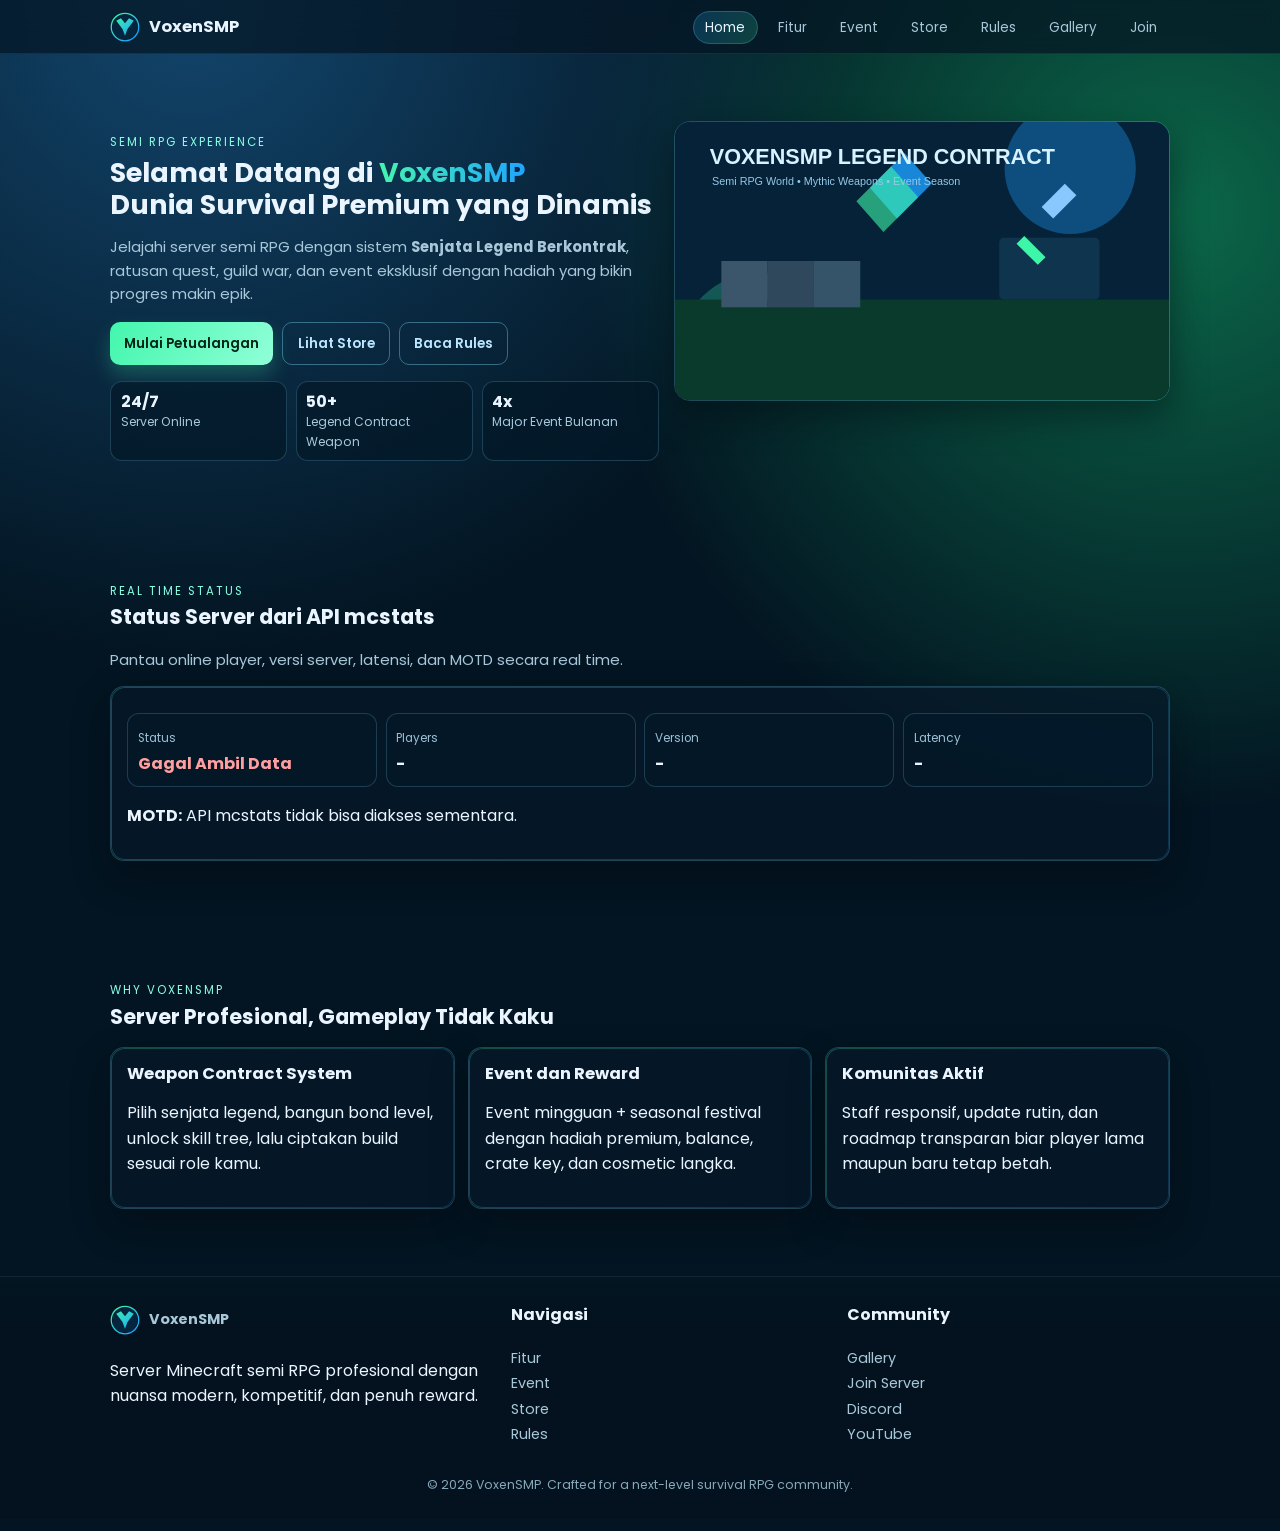
<file: index.html>
<!doctype html>
<html lang="id">
  <head>
    <meta charset="UTF-8" />
    <meta name="viewport" content="width=device-width, initial-scale=1.0" />

    <title>VoxenSMP | Semi RPG Survival Server</title>

    <!-- Favicon -->
    <link rel="icon" type="image/png" href="assets/images/logo-voxen.svg" />
    <link rel="shortcut icon" href="assets/images/logo-voxen.svg" />
    <link rel="apple-touch-icon" href="assets/images/logo-voxen.svg" />

    <meta
      name="description"
      content="VoxenSMP adalah server semi RPG dengan sistem senjata legend berkontrak, event rutin, dan hadiah menarik."
    />

    <link rel="preconnect" href="https://fonts.googleapis.com" />
    <link rel="preconnect" href="https://fonts.gstatic.com" crossorigin />

    <link
      href="https://fonts.googleapis.com/css2?family=Poppins:wght@300;400;500;600;700;800&display=swap"
      rel="stylesheet"
    />

    <link rel="stylesheet" href="assets/styles.css" />
  </head>

  <body>
    <div class="bg-orb orb-a"></div>
    <div class="bg-orb orb-b"></div>

    <header class="site-header glass">
      <div class="container nav-wrap">
        <a class="brand" href="index.html">
          <img
            class="brand-logo"
            src="assets/images/logo-voxen.svg"
            alt="Logo VoxenSMP"
          />
          VoxenSMP
        </a>

        <button class="menu-toggle" aria-label="Buka menu">
          ☰
        </button>

        <nav>
          <ul class="nav-list">
            <li><a class="active" href="index.html">Home</a></li>
            <li><a href="fitur.html">Fitur</a></li>
            <li><a href="event.html">Event</a></li>
            <li><a href="store.html">Store</a></li>
            <li><a href="rules.html">Rules</a></li>
            <li><a href="gallery.html">Gallery</a></li>
            <li><a href="join.html">Join</a></li>
          </ul>
        </nav>
      </div>
    </header>

    <main>
      <section class="section">
        <div class="container hero-grid">
          <div class="reveal">
            <p class="kicker">Semi RPG Experience</p>

            <h1>
              Selamat Datang di <span>VoxenSMP</span><br />
              Dunia Survival Premium yang Dinamis
            </h1>

            <p class="lead">
              Jelajahi server semi RPG dengan sistem
              <strong>Senjata Legend Berkontrak</strong>,
              ratusan quest, guild war, dan event eksklusif
              dengan hadiah yang bikin progres makin epik.
            </p>

            <div class="hero-actions">
              <a class="btn btn-primary" href="join.html">
                Mulai Petualangan
              </a>

              <a class="btn btn-outline" href="store.html">
                Lihat Store
              </a>

              <a class="btn btn-outline" href="rules.html">
                Baca Rules
              </a>
            </div>

            <div class="stats">
              <article>
                <h3>24/7</h3>
                <p>Server Online</p>
              </article>

              <article>
                <h3>50+</h3>
                <p>Legend Contract Weapon</p>
              </article>

              <article>
                <h3>4x</h3>
                <p>Major Event Bulanan</p>
              </article>
            </div>
          </div>

          <div class="hero-media reveal">
            <img
              src="assets/images/hero-rpg.svg"
              alt="Ilustrasi dunia Minecraft semi RPG VoxenSMP"
            />
          </div>
        </div>
      </section>

      <section class="section">
        <div class="container">
          <div class="section-head reveal">
            <p class="kicker">Real Time Status</p>

            <h2>Status Server dari API mcstats</h2>

            <p class="lead">
              Pantau online player, versi server,
              latensi, dan MOTD secara real time.
            </p>
          </div>

          <article
            class="card reveal"
            data-server-host="voxensmp.xyz"
          >
            <div class="status-grid">
              <div class="status-item">
                <small>Status</small>
                <span class="status-value" data-status-online>
                  Memuat...
                </span>
              </div>

              <div class="status-item">
                <small>Players</small>
                <span class="status-value" data-status-players>
                  -
                </span>
              </div>

              <div class="status-item">
                <small>Version</small>
                <span class="status-value" data-status-version>
                  -
                </span>
              </div>

              <div class="status-item">
                <small>Latency</small>
                <span class="status-value" data-status-latency>
                  -
                </span>
              </div>
            </div>

            <p>
              <strong>MOTD:</strong>
              <span data-status-motd>
                Memuat deskripsi server...
              </span>
            </p>
          </article>
        </div>
      </section>

      <section class="section">
        <div class="container">
          <div class="section-head reveal">
            <p class="kicker">Why VoxenSMP</p>

            <h2>
              Server Profesional, Gameplay Tidak Kaku
            </h2>
          </div>

          <div class="feature-grid">
            <article class="card reveal">
              <h3>Weapon Contract System</h3>

              <p>
                Pilih senjata legend, bangun bond level,
                unlock skill tree, lalu ciptakan build
                sesuai role kamu.
              </p>
            </article>

            <article class="card reveal">
              <h3>Event dan Reward</h3>

              <p>
                Event mingguan + seasonal festival
                dengan hadiah premium, balance,
                crate key, dan cosmetic langka.
              </p>
            </article>

            <article class="card reveal">
              <h3>Komunitas Aktif</h3>

              <p>
                Staff responsif, update rutin,
                dan roadmap transparan biar player
                lama maupun baru tetap betah.
              </p>
            </article>
          </div>
        </div>
      </section>
    </main>

    <footer class="site-footer">
      <div class="container footer-grid">
        <div>
          <a class="brand" href="index.html">
            <img
              class="brand-logo"
              src="assets/images/logo-voxen.svg"
              alt="Logo VoxenSMP"
            />
            VoxenSMP
          </a>

          <p>
            Server Minecraft semi RPG profesional
            dengan nuansa modern, kompetitif,
            dan penuh reward.
          </p>
        </div>

        <div>
          <h4>Navigasi</h4>

          <ul>
            <li><a href="fitur.html">Fitur</a></li>
            <li><a href="event.html">Event</a></li>
            <li><a href="store.html">Store</a></li>
            <li><a href="rules.html">Rules</a></li>
          </ul>
        </div>

        <div>
          <h4>Community</h4>

          <ul>
            <li><a href="gallery.html">Gallery</a></li>
            <li><a href="join.html">Join Server</a></li>
            <li><a href="#">Discord</a></li>
            <li><a href="#">YouTube</a></li>
          </ul>
        </div>
      </div>

      <p class="copyright">
        © 2026 VoxenSMP.
        Crafted for a next-level survival RPG community.
      </p>
    </footer>

    <script src="assets/script.js"></script>
  </body>
</html>
</file>
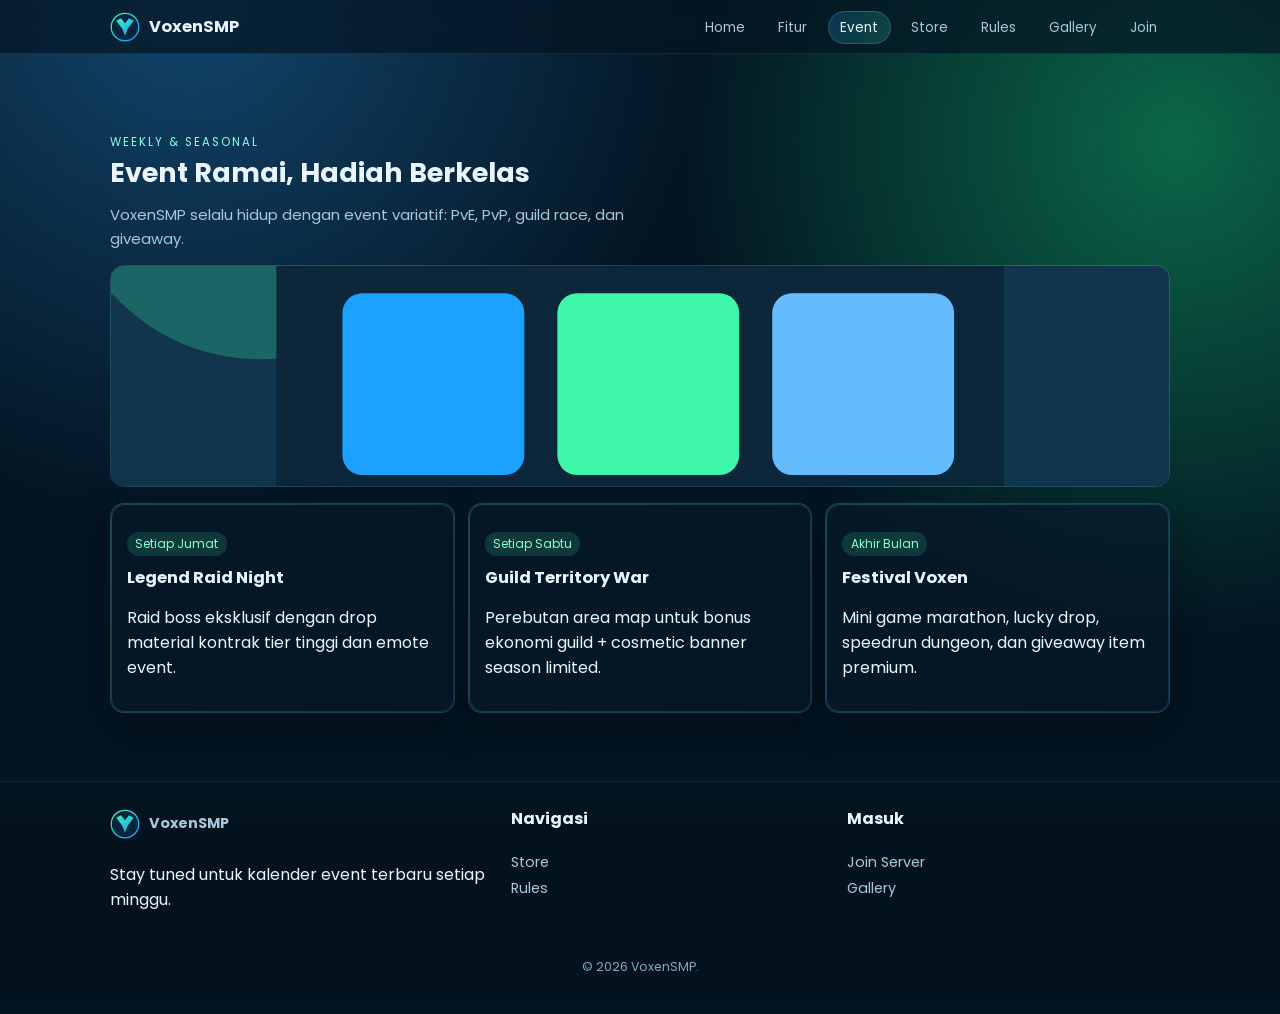
<file: event.html>
<!doctype html>
<html lang="id">
  <head>
    <meta charset="UTF-8" /><meta name="viewport" content="width=device-width, initial-scale=1.0" />
    <title>Event VoxenSMP | Banyak Event & Hadiah Menarik</title>
    <link rel="preconnect" href="https://fonts.googleapis.com" /><link rel="preconnect" href="https://fonts.gstatic.com" crossorigin />
    <link href="https://fonts.googleapis.com/css2?family=Poppins:wght@300;400;500;600;700;800&display=swap" rel="stylesheet" />
    <link rel="stylesheet" href="assets/styles.css" />
  </head>
  <body>
    <div class="bg-orb orb-a"></div><div class="bg-orb orb-b"></div>
    <header class="site-header glass"><div class="container nav-wrap"><a class="brand" href="index.html"><img class="brand-logo" src="assets/images/logo-voxen.svg" alt="Logo VoxenSMP" /> VoxenSMP</a><button class="menu-toggle" aria-label="Buka menu">☰</button><nav><ul class="nav-list"><li><a href="index.html">Home</a></li><li><a href="fitur.html">Fitur</a></li><li><a class="active" href="event.html">Event</a></li><li><a href="store.html">Store</a></li><li><a href="rules.html">Rules</a></li><li><a href="gallery.html">Gallery</a></li><li><a href="join.html">Join</a></li></ul></nav></div></header>

    <main class="section">
      <div class="container">
        <div class="section-head reveal"><p class="kicker">Weekly & Seasonal</p><h1>Event Ramai, Hadiah Berkelas</h1><p class="lead">VoxenSMP selalu hidup dengan event variatif: PvE, PvP, guild race, dan giveaway.</p></div>
        <div class="page-banner reveal"><img src="assets/images/card-event.svg" alt="Ilustrasi kalender event server" /></div>
        <div class="timeline" style="margin-top: 1rem;">
          <article class="card reveal"><p class="chip">Setiap Jumat</p><h3>Legend Raid Night</h3><p>Raid boss eksklusif dengan drop material kontrak tier tinggi dan emote event.</p></article>
          <article class="card reveal"><p class="chip">Setiap Sabtu</p><h3>Guild Territory War</h3><p>Perebutan area map untuk bonus ekonomi guild + cosmetic banner season limited.</p></article>
          <article class="card reveal"><p class="chip">Akhir Bulan</p><h3>Festival Voxen</h3><p>Mini game marathon, lucky drop, speedrun dungeon, dan giveaway item premium.</p></article>
        </div>
      </div>
    </main>

    <footer class="site-footer"><div class="container footer-grid"><div><a class="brand" href="index.html"><img class="brand-logo" src="assets/images/logo-voxen.svg" alt="Logo VoxenSMP" /> VoxenSMP</a><p>Stay tuned untuk kalender event terbaru setiap minggu.</p></div><div><h4>Navigasi</h4><ul><li><a href="store.html">Store</a></li><li><a href="rules.html">Rules</a></li></ul></div><div><h4>Masuk</h4><ul><li><a href="join.html">Join Server</a></li><li><a href="gallery.html">Gallery</a></li></ul></div></div><p class="copyright">© 2026 VoxenSMP.</p></footer>
    <script src="assets/script.js"></script>
  </body>
</html>
</file>
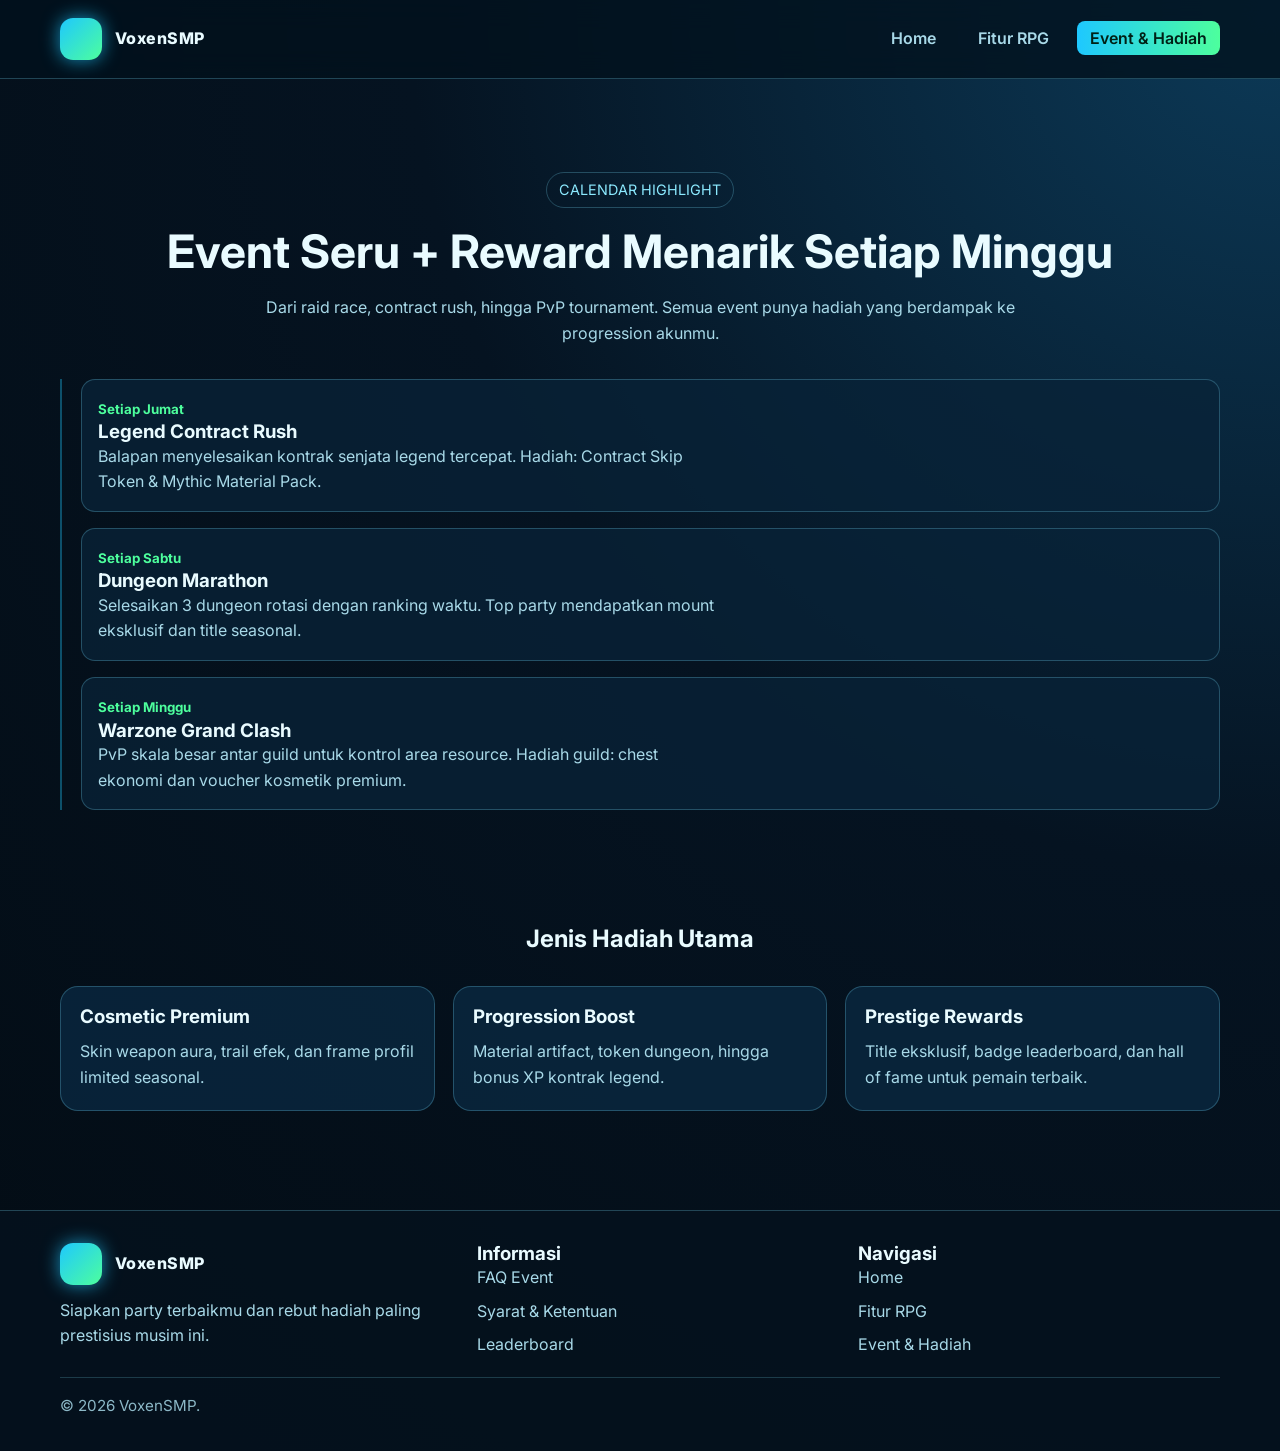
<file: events.html>
<!doctype html>
<html lang="id">
  <head>
    <meta charset="UTF-8" />
    <meta name="viewport" content="width=device-width, initial-scale=1.0" />
    <title>Event & Hadiah | VoxenSMP</title>
    <link rel="preconnect" href="https://fonts.googleapis.com" />
    <link rel="preconnect" href="https://fonts.gstatic.com" crossorigin />
    <link href="https://fonts.googleapis.com/css2?family=Inter:wght@400;600;700;800&display=swap" rel="stylesheet" />
    <link rel="stylesheet" href="assets/css/style.css" />
  </head>
  <body>
    <header>
      <div class="container navbar">
        <a class="brand" href="index.html"><span class="brand-glow"></span>VoxenSMP</a>
        <ul class="nav-links">
          <li><a href="index.html">Home</a></li>
          <li><a href="features.html">Fitur RPG</a></li>
          <li><a class="active" href="events.html">Event & Hadiah</a></li>
        </ul>
      </div>
    </header>

    <main>
      <section class="hero">
        <span class="floating-orb orb-a"></span>
        <span class="floating-orb orb-b"></span>
        <div class="container">
          <div class="section-head reveal">
            <span class="tag">CALENDAR HIGHLIGHT</span>
            <h1>Event Seru + Reward Menarik Setiap Minggu</h1>
            <p>Dari raid race, contract rush, hingga PvP tournament. Semua event punya hadiah yang berdampak ke progression akunmu.</p>
          </div>
          <div class="timeline reveal">
            <article class="timeline-item">
              <small>Setiap Jumat</small>
              <h3>Legend Contract Rush</h3>
              <p>Balapan menyelesaikan kontrak senjata legend tercepat. Hadiah: Contract Skip Token & Mythic Material Pack.</p>
            </article>
            <article class="timeline-item">
              <small>Setiap Sabtu</small>
              <h3>Dungeon Marathon</h3>
              <p>Selesaikan 3 dungeon rotasi dengan ranking waktu. Top party mendapatkan mount eksklusif dan title seasonal.</p>
            </article>
            <article class="timeline-item">
              <small>Setiap Minggu</small>
              <h3>Warzone Grand Clash</h3>
              <p>PvP skala besar antar guild untuk kontrol area resource. Hadiah guild: chest ekonomi dan voucher kosmetik premium.</p>
            </article>
          </div>
        </div>
      </section>

      <section>
        <div class="container">
          <div class="section-head reveal">
            <h2>Jenis Hadiah Utama</h2>
          </div>
          <div class="card-grid">
            <article class="card reveal">
              <h3>Cosmetic Premium</h3>
              <p>Skin weapon aura, trail efek, dan frame profil limited seasonal.</p>
            </article>
            <article class="card reveal">
              <h3>Progression Boost</h3>
              <p>Material artifact, token dungeon, hingga bonus XP kontrak legend.</p>
            </article>
            <article class="card reveal">
              <h3>Prestige Rewards</h3>
              <p>Title eksklusif, badge leaderboard, dan hall of fame untuk pemain terbaik.</p>
            </article>
          </div>
        </div>
      </section>
    </main>

    <footer>
      <div class="container">
        <div class="footer-grid">
          <div>
            <a class="brand" href="index.html"><span class="brand-glow"></span>VoxenSMP</a>
            <p style="margin-top:0.8rem;color:var(--muted);">Siapkan party terbaikmu dan rebut hadiah paling prestisius musim ini.</p>
          </div>
          <div>
            <h3>Informasi</h3>
            <ul class="footer-links">
              <li><a href="#">FAQ Event</a></li>
              <li><a href="#">Syarat & Ketentuan</a></li>
              <li><a href="#">Leaderboard</a></li>
            </ul>
          </div>
          <div>
            <h3>Navigasi</h3>
            <ul class="footer-links">
              <li><a href="index.html">Home</a></li>
              <li><a href="features.html">Fitur RPG</a></li>
              <li><a href="events.html">Event & Hadiah</a></li>
            </ul>
          </div>
        </div>
        <p class="copy">© <span id="year"></span> VoxenSMP.</p>
      </div>
    </footer>

    <script src="assets/js/main.js"></script>
  </body>
</html>
</file>
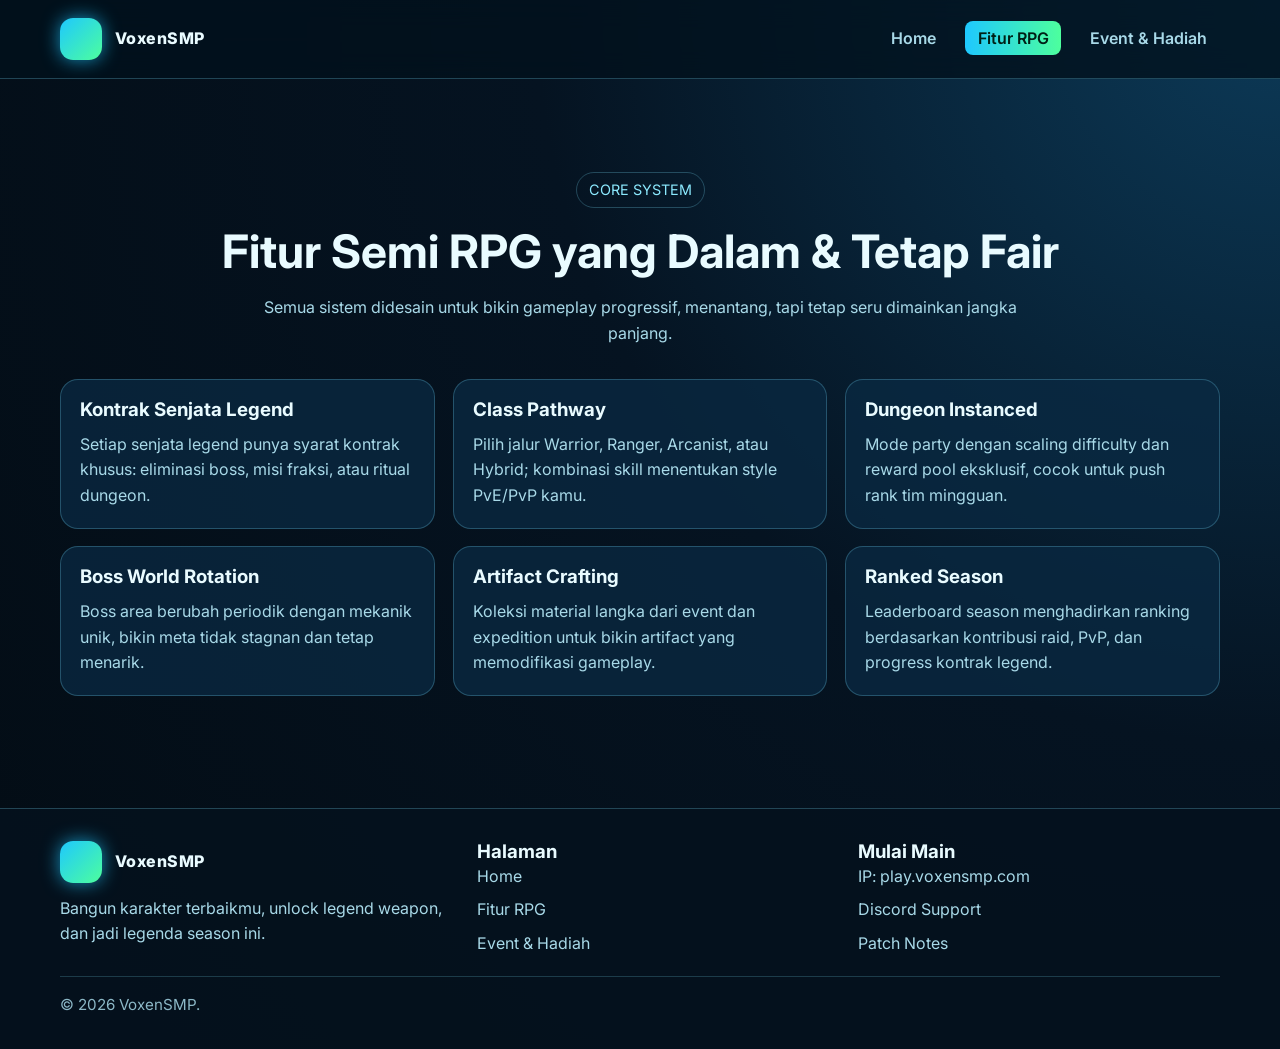
<file: features.html>
<!doctype html>
<html lang="id">
  <head>
    <meta charset="UTF-8" />
    <meta name="viewport" content="width=device-width, initial-scale=1.0" />
    <title>Fitur RPG | VoxenSMP</title>
    <link rel="preconnect" href="https://fonts.googleapis.com" />
    <link rel="preconnect" href="https://fonts.gstatic.com" crossorigin />
    <link href="https://fonts.googleapis.com/css2?family=Inter:wght@400;600;700;800&display=swap" rel="stylesheet" />
    <link rel="stylesheet" href="assets/css/style.css" />
  </head>
  <body>
    <header>
      <div class="container navbar">
        <a class="brand" href="index.html"><span class="brand-glow"></span>VoxenSMP</a>
        <ul class="nav-links">
          <li><a href="index.html">Home</a></li>
          <li><a class="active" href="features.html">Fitur RPG</a></li>
          <li><a href="events.html">Event & Hadiah</a></li>
        </ul>
      </div>
    </header>

    <main>
      <section class="hero">
        <span class="floating-orb orb-a"></span>
        <span class="floating-orb orb-b"></span>
        <div class="container">
          <div class="section-head reveal">
            <span class="tag">CORE SYSTEM</span>
            <h1>Fitur Semi RPG yang Dalam & Tetap Fair</h1>
            <p>Semua sistem didesain untuk bikin gameplay progressif, menantang, tapi tetap seru dimainkan jangka panjang.</p>
          </div>
          <div class="card-grid">
            <article class="card reveal">
              <h3>Kontrak Senjata Legend</h3>
              <p>Setiap senjata legend punya syarat kontrak khusus: eliminasi boss, misi fraksi, atau ritual dungeon.</p>
            </article>
            <article class="card reveal">
              <h3>Class Pathway</h3>
              <p>Pilih jalur Warrior, Ranger, Arcanist, atau Hybrid; kombinasi skill menentukan style PvE/PvP kamu.</p>
            </article>
            <article class="card reveal">
              <h3>Dungeon Instanced</h3>
              <p>Mode party dengan scaling difficulty dan reward pool eksklusif, cocok untuk push rank tim mingguan.</p>
            </article>
            <article class="card reveal">
              <h3>Boss World Rotation</h3>
              <p>Boss area berubah periodik dengan mekanik unik, bikin meta tidak stagnan dan tetap menarik.</p>
            </article>
            <article class="card reveal">
              <h3>Artifact Crafting</h3>
              <p>Koleksi material langka dari event dan expedition untuk bikin artifact yang memodifikasi gameplay.</p>
            </article>
            <article class="card reveal">
              <h3>Ranked Season</h3>
              <p>Leaderboard season menghadirkan ranking berdasarkan kontribusi raid, PvP, dan progress kontrak legend.</p>
            </article>
          </div>
        </div>
      </section>
    </main>

    <footer>
      <div class="container">
        <div class="footer-grid">
          <div>
            <a class="brand" href="index.html"><span class="brand-glow"></span>VoxenSMP</a>
            <p style="margin-top:0.8rem;color:var(--muted);">Bangun karakter terbaikmu, unlock legend weapon, dan jadi legenda season ini.</p>
          </div>
          <div>
            <h3>Halaman</h3>
            <ul class="footer-links">
              <li><a href="index.html">Home</a></li>
              <li><a href="features.html">Fitur RPG</a></li>
              <li><a href="events.html">Event & Hadiah</a></li>
            </ul>
          </div>
          <div>
            <h3>Mulai Main</h3>
            <ul class="footer-links">
              <li><a href="#">IP: play.voxensmp.com</a></li>
              <li><a href="#">Discord Support</a></li>
              <li><a href="#">Patch Notes</a></li>
            </ul>
          </div>
        </div>
        <p class="copy">© <span id="year"></span> VoxenSMP.</p>
      </div>
    </footer>

    <script src="assets/js/main.js"></script>
  </body>
</html>
</file>
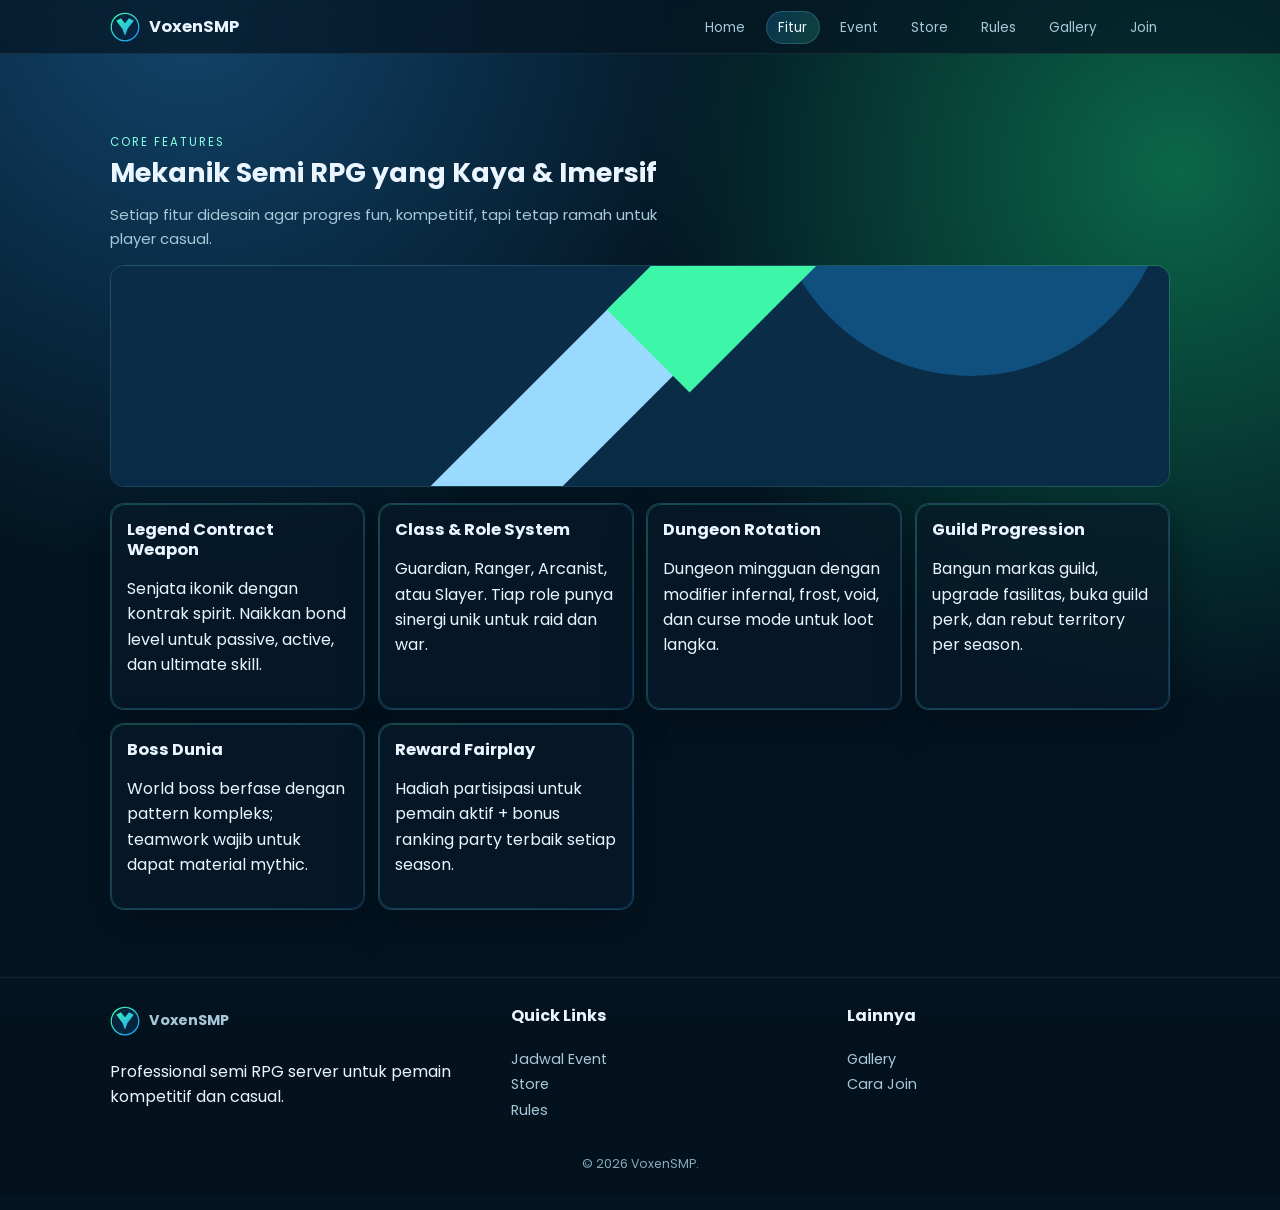
<file: fitur.html>
<!doctype html>
<html lang="id">
  <head>
    <meta charset="UTF-8" />
    <meta name="viewport" content="width=device-width, initial-scale=1.0" />
    <title>Fitur VoxenSMP | Legend Contract & Semi RPG</title>
    <link rel="preconnect" href="https://fonts.googleapis.com" />
    <link rel="preconnect" href="https://fonts.gstatic.com" crossorigin />
    <link href="https://fonts.googleapis.com/css2?family=Poppins:wght@300;400;500;600;700;800&display=swap" rel="stylesheet" />
    <link rel="stylesheet" href="assets/styles.css" />
  </head>
  <body>
    <div class="bg-orb orb-a"></div><div class="bg-orb orb-b"></div>
    <header class="site-header glass"><div class="container nav-wrap"><a class="brand" href="index.html"><img class="brand-logo" src="assets/images/logo-voxen.svg" alt="Logo VoxenSMP" /> VoxenSMP</a><button class="menu-toggle" aria-label="Buka menu">☰</button><nav><ul class="nav-list"><li><a href="index.html">Home</a></li><li><a class="active" href="fitur.html">Fitur</a></li><li><a href="event.html">Event</a></li><li><a href="store.html">Store</a></li><li><a href="rules.html">Rules</a></li><li><a href="gallery.html">Gallery</a></li><li><a href="join.html">Join</a></li></ul></nav></div></header>

    <main class="section">
      <div class="container">
        <div class="section-head reveal"><p class="kicker">Core Features</p><h1>Mekanik Semi RPG yang Kaya & Imersif</h1><p class="lead">Setiap fitur didesain agar progres fun, kompetitif, tapi tetap ramah untuk player casual.</p></div>
        <div class="page-banner reveal"><img src="assets/images/card-weapon.svg" alt="Ilustrasi senjata legend kontrak" /></div>
        <div class="feature-grid" style="margin-top: 1rem;">
          <article class="card reveal"><h3>Legend Contract Weapon</h3><p>Senjata ikonik dengan kontrak spirit. Naikkan bond level untuk passive, active, dan ultimate skill.</p></article>
          <article class="card reveal"><h3>Class & Role System</h3><p>Guardian, Ranger, Arcanist, atau Slayer. Tiap role punya sinergi unik untuk raid dan war.</p></article>
          <article class="card reveal"><h3>Dungeon Rotation</h3><p>Dungeon mingguan dengan modifier infernal, frost, void, dan curse mode untuk loot langka.</p></article>
          <article class="card reveal"><h3>Guild Progression</h3><p>Bangun markas guild, upgrade fasilitas, buka guild perk, dan rebut territory per season.</p></article>
          <article class="card reveal"><h3>Boss Dunia</h3><p>World boss berfase dengan pattern kompleks; teamwork wajib untuk dapat material mythic.</p></article>
          <article class="card reveal"><h3>Reward Fairplay</h3><p>Hadiah partisipasi untuk pemain aktif + bonus ranking party terbaik setiap season.</p></article>
        </div>
      </div>
    </main>

    <footer class="site-footer"><div class="container footer-grid"><div><a class="brand" href="index.html"><img class="brand-logo" src="assets/images/logo-voxen.svg" alt="Logo VoxenSMP" /> VoxenSMP</a><p>Professional semi RPG server untuk pemain kompetitif dan casual.</p></div><div><h4>Quick Links</h4><ul><li><a href="event.html">Jadwal Event</a></li><li><a href="store.html">Store</a></li><li><a href="rules.html">Rules</a></li></ul></div><div><h4>Lainnya</h4><ul><li><a href="gallery.html">Gallery</a></li><li><a href="join.html">Cara Join</a></li></ul></div></div><p class="copyright">© 2026 VoxenSMP.</p></footer>
    <script src="assets/script.js"></script>
  </body>
</html>
</file>
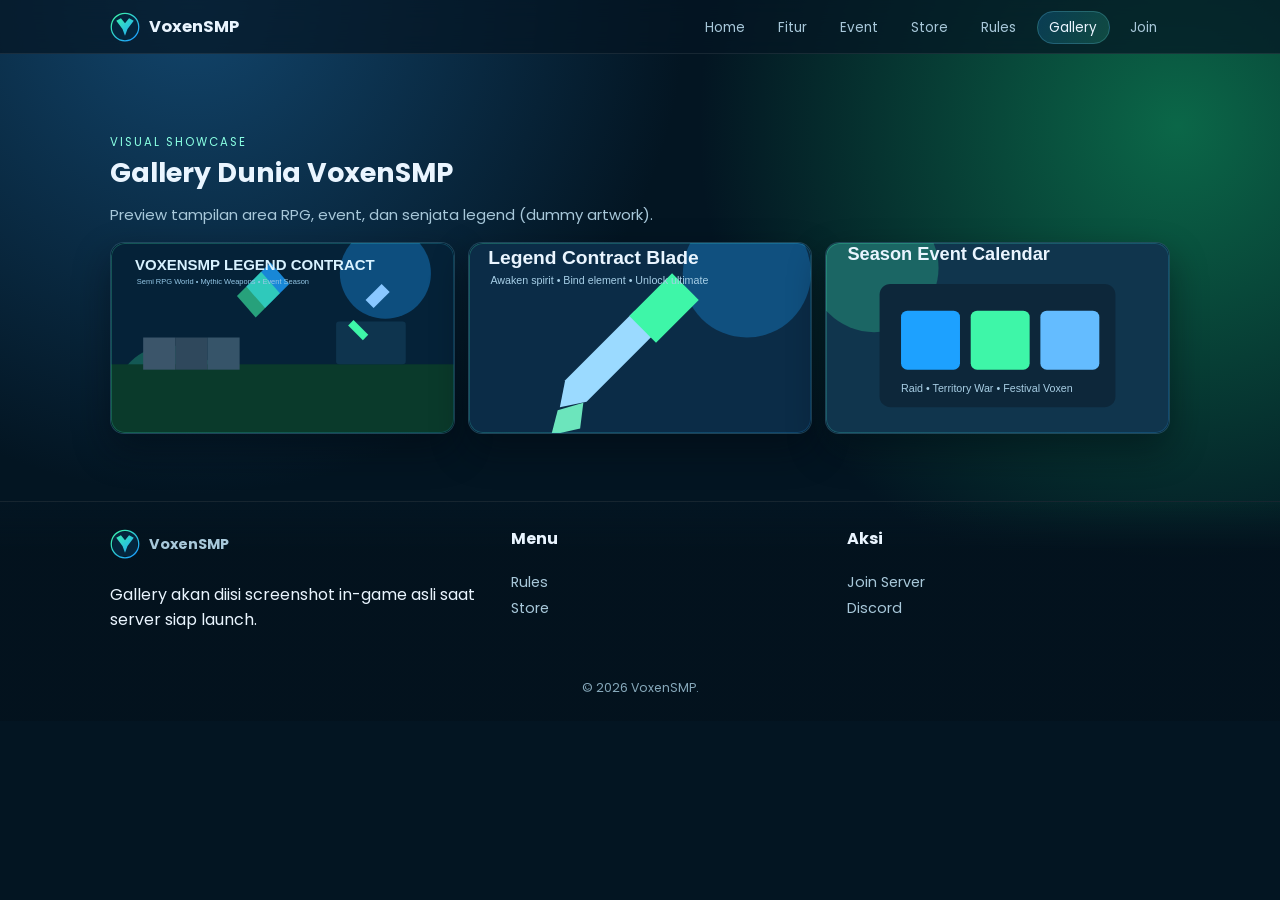
<file: gallery.html>
<!doctype html>
<html lang="id">
  <head>
    <meta charset="UTF-8" />
    <meta name="viewport" content="width=device-width, initial-scale=1.0" />
    <title>Gallery VoxenSMP | RPG Showcase</title>
    <link rel="preconnect" href="https://fonts.googleapis.com" />
    <link rel="preconnect" href="https://fonts.gstatic.com" crossorigin />
    <link href="https://fonts.googleapis.com/css2?family=Poppins:wght@300;400;500;600;700;800&display=swap" rel="stylesheet" />
    <link rel="stylesheet" href="assets/styles.css" />
  </head>
  <body>
    <div class="bg-orb orb-a"></div><div class="bg-orb orb-b"></div>
    <header class="site-header glass"><div class="container nav-wrap"><a class="brand" href="index.html"><img class="brand-logo" src="assets/images/logo-voxen.svg" alt="Logo VoxenSMP" /> VoxenSMP</a><button class="menu-toggle" aria-label="Buka menu">☰</button><nav><ul class="nav-list"><li><a href="index.html">Home</a></li><li><a href="fitur.html">Fitur</a></li><li><a href="event.html">Event</a></li><li><a href="store.html">Store</a></li><li><a href="rules.html">Rules</a></li><li><a class="active" href="gallery.html">Gallery</a></li><li><a href="join.html">Join</a></li></ul></nav></div></header>

    <main class="section"><div class="container"><div class="section-head reveal"><p class="kicker">Visual Showcase</p><h1>Gallery Dunia VoxenSMP</h1><p class="lead">Preview tampilan area RPG, event, dan senjata legend (dummy artwork).</p></div><div class="gallery-grid"><article class="card gallery-card reveal"><img src="assets/images/hero-rpg.svg" alt="Area utama server VoxenSMP" /></article><article class="card gallery-card reveal"><img src="assets/images/card-weapon.svg" alt="Senjata legend kontrak" /></article><article class="card gallery-card reveal"><img src="assets/images/card-event.svg" alt="Event mingguan server" /></article></div></div></main>

    <footer class="site-footer"><div class="container footer-grid"><div><a class="brand" href="index.html"><img class="brand-logo" src="assets/images/logo-voxen.svg" alt="Logo VoxenSMP" /> VoxenSMP</a><p>Gallery akan diisi screenshot in-game asli saat server siap launch.</p></div><div><h4>Menu</h4><ul><li><a href="rules.html">Rules</a></li><li><a href="store.html">Store</a></li></ul></div><div><h4>Aksi</h4><ul><li><a href="join.html">Join Server</a></li><li><a href="#">Discord</a></li></ul></div></div><p class="copyright">© 2026 VoxenSMP.</p></footer>
    <script src="assets/script.js"></script>
  </body>
</html>
</file>
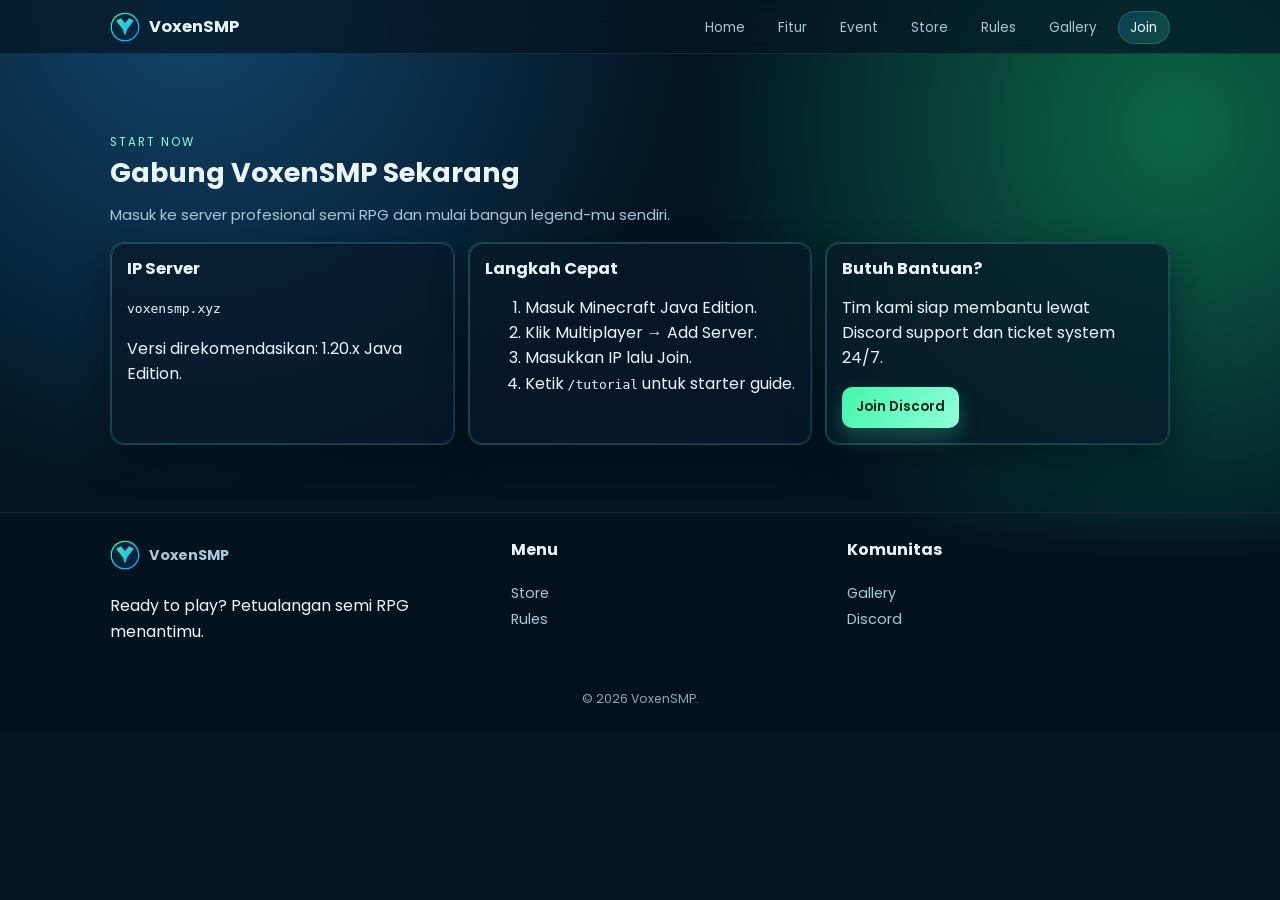
<file: join.html>
<!doctype html>
<html lang="id">
  <head>
    <meta charset="UTF-8" /><meta name="viewport" content="width=device-width, initial-scale=1.0" />
    <title>Join VoxenSMP | Mulai Petualanganmu</title>
    <link rel="preconnect" href="https://fonts.googleapis.com" /><link rel="preconnect" href="https://fonts.gstatic.com" crossorigin />
    <link href="https://fonts.googleapis.com/css2?family=Poppins:wght@300;400;500;600;700;800&display=swap" rel="stylesheet" />
    <link rel="stylesheet" href="assets/styles.css" />
  </head>
  <body>
    <div class="bg-orb orb-a"></div><div class="bg-orb orb-b"></div>
    <header class="site-header glass"><div class="container nav-wrap"><a class="brand" href="index.html"><img class="brand-logo" src="assets/images/logo-voxen.svg" alt="Logo VoxenSMP" /> VoxenSMP</a><button class="menu-toggle" aria-label="Buka menu">☰</button><nav><ul class="nav-list"><li><a href="index.html">Home</a></li><li><a href="fitur.html">Fitur</a></li><li><a href="event.html">Event</a></li><li><a href="store.html">Store</a></li><li><a href="rules.html">Rules</a></li><li><a href="gallery.html">Gallery</a></li><li><a class="active" href="join.html">Join</a></li></ul></nav></div></header>

    <main class="section"><div class="container"><div class="section-head reveal"><p class="kicker">Start Now</p><h1>Gabung VoxenSMP Sekarang</h1><p class="lead">Masuk ke server profesional semi RPG dan mulai bangun legend-mu sendiri.</p></div><div class="join-grid"><article class="card reveal"><h3>IP Server</h3><p><code>voxensmp.xyz</code></p><p>Versi direkomendasikan: 1.20.x Java Edition.</p></article><article class="card reveal"><h3>Langkah Cepat</h3><ol><li>Masuk Minecraft Java Edition.</li><li>Klik Multiplayer → Add Server.</li><li>Masukkan IP lalu Join.</li><li>Ketik <code>/tutorial</code> untuk starter guide.</li></ol></article><article class="card reveal"><h3>Butuh Bantuan?</h3><p>Tim kami siap membantu lewat Discord support dan ticket system 24/7.</p><a class="btn btn-primary" href="#">Join Discord</a></article></div></div></main>

    <footer class="site-footer"><div class="container footer-grid"><div><a class="brand" href="index.html"><img class="brand-logo" src="assets/images/logo-voxen.svg" alt="Logo VoxenSMP" /> VoxenSMP</a><p>Ready to play? Petualangan semi RPG menantimu.</p></div><div><h4>Menu</h4><ul><li><a href="store.html">Store</a></li><li><a href="rules.html">Rules</a></li></ul></div><div><h4>Komunitas</h4><ul><li><a href="gallery.html">Gallery</a></li><li><a href="#">Discord</a></li></ul></div></div><p class="copyright">© 2026 VoxenSMP.</p></footer>
    <script src="assets/script.js"></script>
  </body>
</html>
</file>
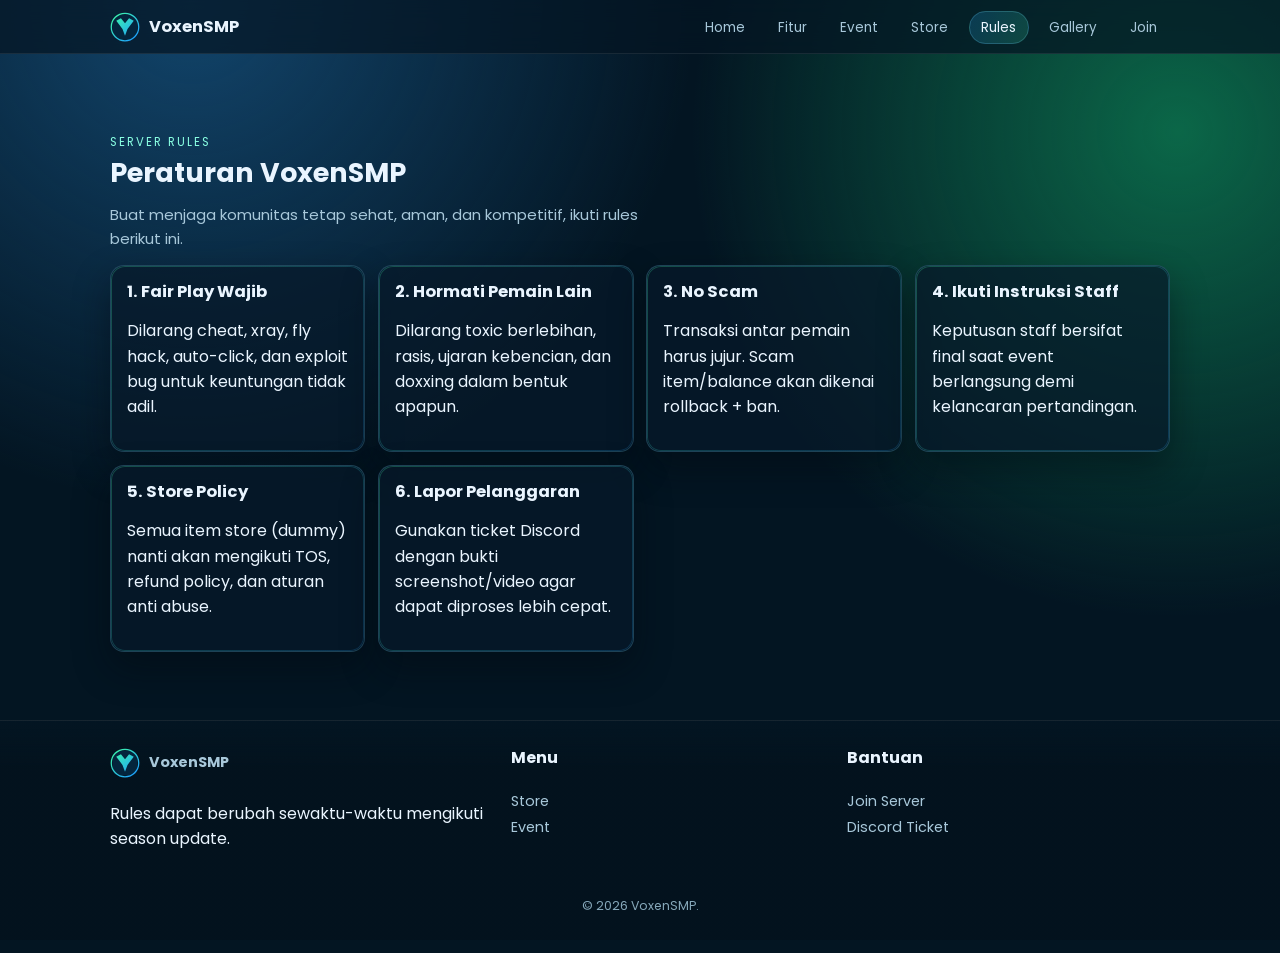
<file: rules.html>
<!doctype html>
<html lang="id">
  <head>
    <meta charset="UTF-8" />
    <meta name="viewport" content="width=device-width, initial-scale=1.0" />
    <title>Rules VoxenSMP | Peraturan Server</title>
    <link rel="preconnect" href="https://fonts.googleapis.com" />
    <link rel="preconnect" href="https://fonts.gstatic.com" crossorigin />
    <link href="https://fonts.googleapis.com/css2?family=Poppins:wght@300;400;500;600;700;800&display=swap" rel="stylesheet" />
    <link rel="stylesheet" href="assets/styles.css" />
  </head>
  <body>
    <div class="bg-orb orb-a"></div><div class="bg-orb orb-b"></div>
    <header class="site-header glass"><div class="container nav-wrap"><a class="brand" href="index.html"><img class="brand-logo" src="assets/images/logo-voxen.svg" alt="Logo VoxenSMP" /> VoxenSMP</a><button class="menu-toggle" aria-label="Buka menu">☰</button><nav><ul class="nav-list"><li><a href="index.html">Home</a></li><li><a href="fitur.html">Fitur</a></li><li><a href="event.html">Event</a></li><li><a href="store.html">Store</a></li><li><a class="active" href="rules.html">Rules</a></li><li><a href="gallery.html">Gallery</a></li><li><a href="join.html">Join</a></li></ul></nav></div></header>

    <main class="section"><div class="container"><div class="section-head reveal"><p class="kicker">Server Rules</p><h1>Peraturan VoxenSMP</h1><p class="lead">Buat menjaga komunitas tetap sehat, aman, dan kompetitif, ikuti rules berikut ini.</p></div><div class="rules-grid"><article class="card reveal"><h3>1. Fair Play Wajib</h3><p>Dilarang cheat, xray, fly hack, auto-click, dan exploit bug untuk keuntungan tidak adil.</p></article><article class="card reveal"><h3>2. Hormati Pemain Lain</h3><p>Dilarang toxic berlebihan, rasis, ujaran kebencian, dan doxxing dalam bentuk apapun.</p></article><article class="card reveal"><h3>3. No Scam</h3><p>Transaksi antar pemain harus jujur. Scam item/balance akan dikenai rollback + ban.</p></article><article class="card reveal"><h3>4. Ikuti Instruksi Staff</h3><p>Keputusan staff bersifat final saat event berlangsung demi kelancaran pertandingan.</p></article><article class="card reveal"><h3>5. Store Policy</h3><p>Semua item store (dummy) nanti akan mengikuti TOS, refund policy, dan aturan anti abuse.</p></article><article class="card reveal"><h3>6. Lapor Pelanggaran</h3><p>Gunakan ticket Discord dengan bukti screenshot/video agar dapat diproses lebih cepat.</p></article></div></div></main>

    <footer class="site-footer"><div class="container footer-grid"><div><a class="brand" href="index.html"><img class="brand-logo" src="assets/images/logo-voxen.svg" alt="Logo VoxenSMP" /> VoxenSMP</a><p>Rules dapat berubah sewaktu-waktu mengikuti season update.</p></div><div><h4>Menu</h4><ul><li><a href="store.html">Store</a></li><li><a href="event.html">Event</a></li></ul></div><div><h4>Bantuan</h4><ul><li><a href="join.html">Join Server</a></li><li><a href="#">Discord Ticket</a></li></ul></div></div><p class="copyright">© 2026 VoxenSMP.</p></footer>
    <script src="assets/script.js"></script>
  </body>
</html>
</file>
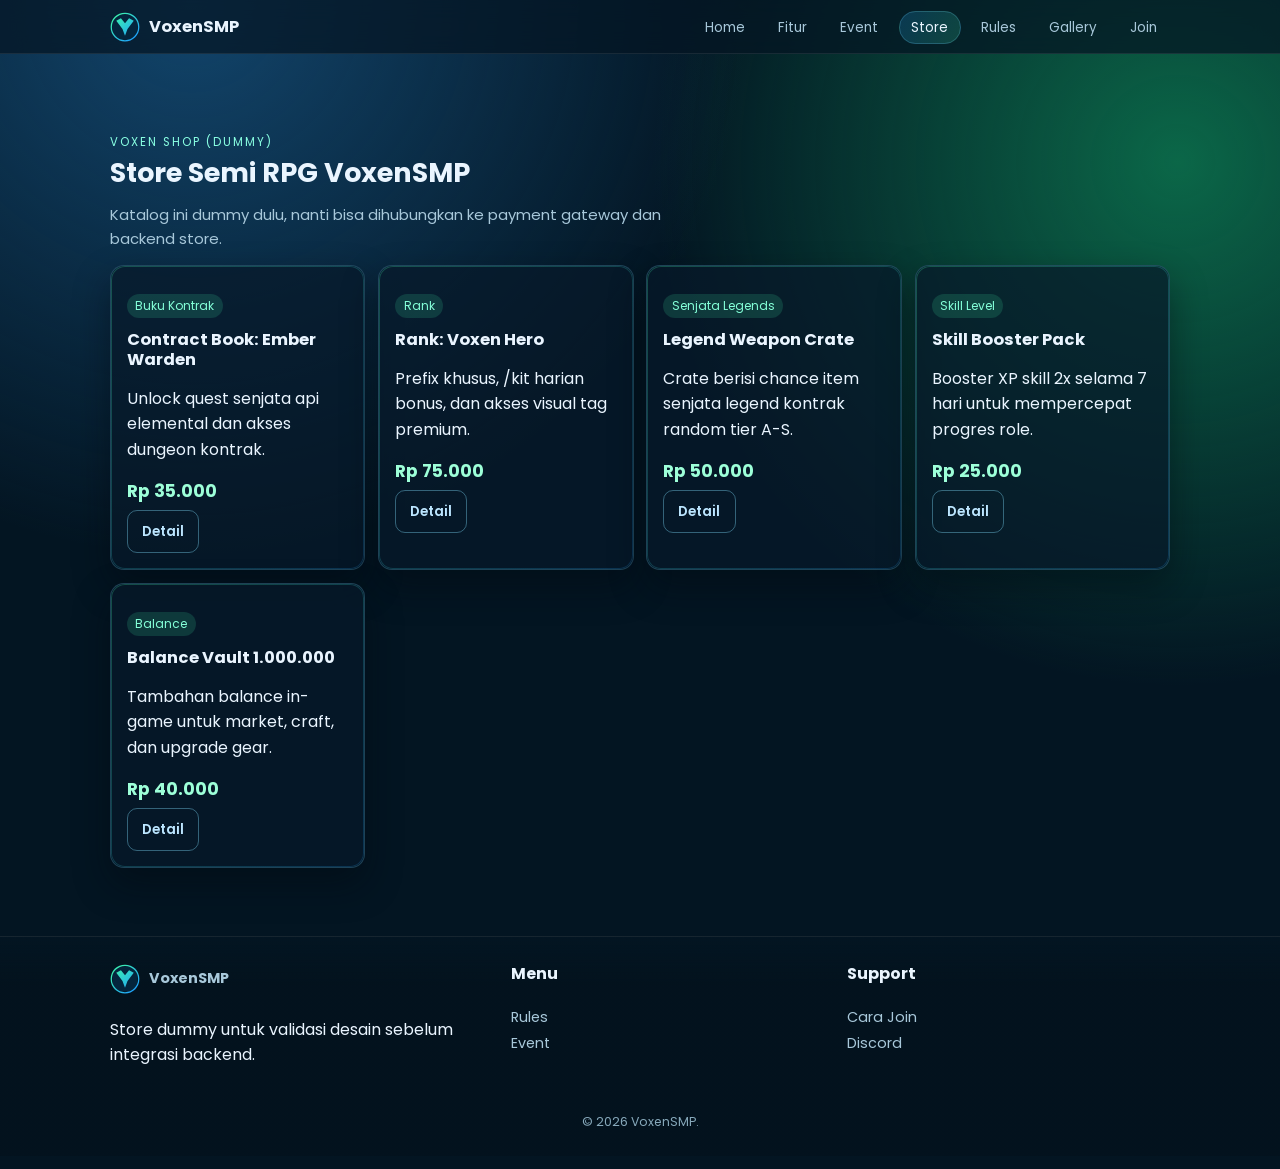
<file: store.html>
<!doctype html>
<html lang="id">
  <head>
    <meta charset="UTF-8" />
    <meta name="viewport" content="width=device-width, initial-scale=1.0" />
    <title>Store VoxenSMP | Dummy Katalog</title>
    <link rel="preconnect" href="https://fonts.googleapis.com" />
    <link rel="preconnect" href="https://fonts.gstatic.com" crossorigin />
    <link href="https://fonts.googleapis.com/css2?family=Poppins:wght@300;400;500;600;700;800&display=swap" rel="stylesheet" />
    <link rel="stylesheet" href="assets/styles.css" />
  </head>
  <body>
    <div class="bg-orb orb-a"></div><div class="bg-orb orb-b"></div>
    <header class="site-header glass"><div class="container nav-wrap"><a class="brand" href="index.html"><img class="brand-logo" src="assets/images/logo-voxen.svg" alt="Logo VoxenSMP" /> VoxenSMP</a><button class="menu-toggle" aria-label="Buka menu">☰</button><nav><ul class="nav-list"><li><a href="index.html">Home</a></li><li><a href="fitur.html">Fitur</a></li><li><a href="event.html">Event</a></li><li><a class="active" href="store.html">Store</a></li><li><a href="rules.html">Rules</a></li><li><a href="gallery.html">Gallery</a></li><li><a href="join.html">Join</a></li></ul></nav></div></header>

    <main class="section">
      <div class="container">
        <div class="section-head reveal">
          <p class="kicker">Voxen Shop (Dummy)</p>
          <h1>Store Semi RPG VoxenSMP</h1>
          <p class="lead">Katalog ini dummy dulu, nanti bisa dihubungkan ke payment gateway dan backend store.</p>
        </div>

        <div class="store-grid">
          <article class="card store-card reveal"><p class="chip">Buku Kontrak</p><h3>Contract Book: Ember Warden</h3><p>Unlock quest senjata api elemental dan akses dungeon kontrak.</p><p class="price">Rp 35.000</p><a href="#" class="btn btn-outline">Detail</a></article>
          <article class="card store-card reveal"><p class="chip">Rank</p><h3>Rank: Voxen Hero</h3><p>Prefix khusus, /kit harian bonus, dan akses visual tag premium.</p><p class="price">Rp 75.000</p><a href="#" class="btn btn-outline">Detail</a></article>
          <article class="card store-card reveal"><p class="chip">Senjata Legends</p><h3>Legend Weapon Crate</h3><p>Crate berisi chance item senjata legend kontrak random tier A-S.</p><p class="price">Rp 50.000</p><a href="#" class="btn btn-outline">Detail</a></article>
          <article class="card store-card reveal"><p class="chip">Skill Level</p><h3>Skill Booster Pack</h3><p>Booster XP skill 2x selama 7 hari untuk mempercepat progres role.</p><p class="price">Rp 25.000</p><a href="#" class="btn btn-outline">Detail</a></article>
          <article class="card store-card reveal"><p class="chip">Balance</p><h3>Balance Vault 1.000.000</h3><p>Tambahan balance in-game untuk market, craft, dan upgrade gear.</p><p class="price">Rp 40.000</p><a href="#" class="btn btn-outline">Detail</a></article>
        </div>
      </div>
    </main>

    <footer class="site-footer"><div class="container footer-grid"><div><a class="brand" href="index.html"><img class="brand-logo" src="assets/images/logo-voxen.svg" alt="Logo VoxenSMP" /> VoxenSMP</a><p>Store dummy untuk validasi desain sebelum integrasi backend.</p></div><div><h4>Menu</h4><ul><li><a href="rules.html">Rules</a></li><li><a href="event.html">Event</a></li></ul></div><div><h4>Support</h4><ul><li><a href="join.html">Cara Join</a></li><li><a href="#">Discord</a></li></ul></div></div><p class="copyright">© 2026 VoxenSMP.</p></footer>
    <script src="assets/script.js"></script>
  </body>
</html>
</file>
<file: assets/styles.css>
:root {
  --bg: #031522;
  --bg-soft: #0a2438;
  --surface: rgba(8, 26, 42, 0.72);
  --surface-strong: rgba(9, 30, 49, 0.9);
  --text: #eaf5ff;
  --muted: #a8c8da;
  --line: rgba(120, 217, 255, 0.22);
  --blue: #21a4ff;
  --green: #43f6ad;
  --shadow: 0 16px 36px rgba(1, 9, 15, 0.45);
}

* { box-sizing: border-box; }

html,
body {
  margin: 0;
  padding: 0;
  font-family: 'Poppins', sans-serif;
  color: var(--text);
  background: radial-gradient(circle at 15% 0%, #12456c 0, transparent 35%),
    radial-gradient(circle at 92% 14%, #0b6748 0, transparent 34%), var(--bg);
}

body {
  min-height: 100vh;
  line-height: 1.58;
  overflow-x: hidden;
}

a { color: inherit; text-decoration: none; }
img { max-width: 100%; display: block; }

.container {
  width: min(1060px, 92vw);
  margin: 0 auto;
}

.section { padding: 4.2rem 0 2.6rem; }

.glass {
  background: rgba(5, 22, 35, 0.72);
  backdrop-filter: blur(11px);
  border-bottom: 1px solid rgba(255, 255, 255, 0.08);
}

.site-header {
  position: sticky;
  top: 0;
  z-index: 999;
}

.nav-wrap {
  display: flex;
  justify-content: space-between;
  align-items: center;
  gap: 1rem;
  padding: 0.72rem 0;
}

.brand {
  display: inline-flex;
  align-items: center;
  gap: 0.55rem;
  font-size: 1.02rem;
  font-weight: 700;
}

.brand-logo { width: 30px; height: 30px; }

.nav-list {
  display: flex;
  gap: 0.5rem;
  list-style: none;
  margin: 0;
  padding: 0;
}

.nav-list a {
  font-size: 0.84rem;
  color: var(--muted);
  border: 1px solid transparent;
  padding: 0.38rem 0.72rem;
  border-radius: 999px;
  transition: 0.2s ease;
}

.nav-list a:hover,
.nav-list a.active {
  color: var(--text);
  border-color: var(--line);
  background: linear-gradient(120deg, rgba(33, 164, 255, 0.2), rgba(67, 246, 173, 0.18));
}

.menu-toggle {
  display: none;
  background: transparent;
  color: var(--text);
  border: 1px solid var(--line);
  border-radius: 10px;
  padding: 0.3rem 0.65rem;
}

.kicker {
  margin-bottom: 0.35rem;
  font-size: 0.72rem;
  letter-spacing: 2px;
  text-transform: uppercase;
  color: #89ffe2;
}

h1,
h2,
h3,
h4 { line-height: 1.2; margin-top: 0; }

h1 {
  margin-bottom: 0.9rem;
  font-size: clamp(1.6rem, 2.1vw, 2.3rem);
}

h1 span {
  background: linear-gradient(90deg, var(--green), var(--blue));
  background-clip: text;
  -webkit-background-clip: text;
  color: transparent;
}

h2 { font-size: clamp(1.3rem, 1.6vw, 1.75rem); }
h3 { font-size: 1.03rem; }

.lead {
  margin-top: 0;
  color: var(--muted);
  max-width: 64ch;
  font-size: 0.93rem;
}

.hero-grid {
  display: grid;
  grid-template-columns: 1.05fr 0.95fr;
  gap: 0.95rem;
  align-items: start;
}

.hero-media {
  border-radius: 16px;
  overflow: hidden;
  border: 1px solid var(--line);
  box-shadow: var(--shadow);
}

.hero-actions {
  display: flex;
  flex-wrap: wrap;
  gap: 0.58rem;
  margin: 1rem 0;
}

.btn {
  display: inline-flex;
  align-items: center;
  justify-content: center;
  border-radius: 10px;
  padding: 0.62rem 0.88rem;
  font-size: 0.84rem;
  font-weight: 600;
  transition: transform 0.2s ease;
}

.btn:hover { transform: translateY(-2px); }

.btn-primary {
  color: #022417;
  background: linear-gradient(120deg, var(--green), #90ffd8);
  box-shadow: 0 10px 20px rgba(67, 246, 173, 0.24);
}

.btn-outline {
  color: #bce6ff;
  border: 1px solid rgba(128, 224, 255, 0.38);
}

.card {
  position: relative;
  background: var(--surface);
  border-radius: 14px;
  border: 1px solid var(--line);
  padding: 1rem;
  box-shadow: var(--shadow);
}

.card::before {
  content: '';
  position: absolute;
  inset: 0;
  border-radius: 14px;
  padding: 1px;
  background: linear-gradient(135deg, rgba(67, 246, 173, 0.25), rgba(33, 164, 255, 0.2));
  -webkit-mask: linear-gradient(#fff 0 0) content-box, linear-gradient(#fff 0 0);
  -webkit-mask-composite: xor;
  mask-composite: exclude;
  pointer-events: none;
}

.chip {
  display: inline-block;
  border-radius: 999px;
  padding: 0.17rem 0.52rem;
  font-size: 0.75rem;
  color: #84ffd8;
  background: rgba(67, 246, 173, 0.15);
}

.stats {
  display: grid;
  grid-template-columns: repeat(3, minmax(0, 1fr));
  gap: 0.55rem;
}

.stats article,
.status-item {
  border-radius: 12px;
  border: 1px solid rgba(125, 212, 252, 0.2);
  background: rgba(4, 25, 40, 0.7);
  padding: 0.6rem;
}

.stats h3 { margin: 0 0 0.1rem; font-size: 1rem; }
.stats p { margin: 0; font-size: 0.76rem; color: var(--muted); }

.section-head { margin-bottom: 0.75rem; }

.status-grid {
  margin-top: 0.65rem;
  display: grid;
  grid-template-columns: repeat(4, minmax(0, 1fr));
  gap: 0.55rem;
}

.status-item small { color: #9dc0d5; font-size: 0.74rem; }

.status-value {
  display: block;
  margin-top: 0.1rem;
  font-size: 1rem;
  font-weight: 700;
}

.status-live { color: #8effde; }
.status-offline { color: #ff9f9f; }

.feature-grid,
.join-grid,
.timeline,
.rules-grid,
.store-grid,
.gallery-grid {
  display: grid;
  gap: 0.8rem;
  grid-template-columns: repeat(auto-fit, minmax(220px, 1fr));
}

.store-card h3 { margin-bottom: 0.35rem; }
.price { margin: 0.32rem 0; font-size: 1.08rem; color: #9dffd8; font-weight: 700; }

.page-banner {
  margin-top: 0.8rem;
  border-radius: 14px;
  overflow: hidden;
  border: 1px solid var(--line);
}

.page-banner img { width: 100%; height: 220px; object-fit: cover; }

.gallery-card { padding: 0; overflow: hidden; }
.gallery-card img { width: 100%; height: 190px; object-fit: cover; }

.site-footer {
  margin-top: 1.6rem;
  padding-top: 1.7rem;
  border-top: 1px solid rgba(255, 255, 255, 0.08);
  background: linear-gradient(180deg, rgba(3, 22, 37, 0), rgba(3, 18, 29, 0.95) 22%);
}

.footer-grid {
  display: grid;
  gap: 0.8rem;
  grid-template-columns: 1.2fr 1fr 1fr;
}

.site-footer ul { list-style: none; padding: 0; margin: 0; }
.site-footer a { color: var(--muted); font-size: 0.9rem; }
.site-footer a:hover { color: #d3f9ff; }

.copyright {
  text-align: center;
  margin-top: 1rem;
  padding: 0.8rem 0 1.5rem;
  font-size: 0.78rem;
  color: #86a8ba;
}

.bg-orb {
  position: fixed;
  z-index: -1;
  border-radius: 50%;
  filter: blur(16px);
  opacity: 0.34;
  animation: float 10s ease-in-out infinite;
}

.orb-a {
  width: 190px;
  height: 190px;
  left: -60px;
  bottom: 18%;
  background: var(--blue);
}

.orb-b {
  width: 230px;
  height: 230px;
  right: -74px;
  top: 14%;
  background: var(--green);
  animation-delay: 1.4s;
}

.reveal {
  opacity: 0;
  transform: translateY(16px);
  transition: opacity 0.55s ease, transform 0.55s ease;
}

.reveal.visible {
  opacity: 1;
  transform: translateY(0);
}

@keyframes float {
  0%, 100% { transform: translateY(0); }
  50% { transform: translateY(-11px); }
}

@media (max-width: 980px) {
  .hero-grid,
  .footer-grid,
  .status-grid { grid-template-columns: 1fr; }

  .menu-toggle { display: block; }
  nav { position: relative; }

  .nav-list {
    position: absolute;
    top: 42px;
    right: 0;
    min-width: 205px;
    flex-direction: column;
    background: var(--surface-strong);
    border: 1px solid var(--line);
    border-radius: 12px;
    padding: 0.6rem;
    transform: scale(0.95);
    transform-origin: top right;
    opacity: 0;
    pointer-events: none;
    transition: 0.2s ease;
  }

  .nav-list.open {
    opacity: 1;
    pointer-events: auto;
    transform: scale(1);
  }
}
</file>
<file: assets/css/style.css>
:root {
  --bg: #061a2a;
  --bg-soft: #0b2740;
  --card: rgba(10, 42, 67, 0.75);
  --primary: #1ec8ff;
  --secondary: #4dff9d;
  --text: #e9fbff;
  --muted: #a8d9e8;
  --line: rgba(126, 228, 255, 0.25);
  --shadow: 0 10px 30px rgba(0, 0, 0, 0.35);
}

* {
  margin: 0;
  padding: 0;
  box-sizing: border-box;
}

html,
body {
  scroll-behavior: smooth;
  font-family: "Inter", "Segoe UI", Tahoma, Geneva, Verdana, sans-serif;
  background: radial-gradient(circle at top right, #0c3a58 0%, #051321 45%, #030c14 100%);
  color: var(--text);
  line-height: 1.6;
}

body::before {
  content: "";
  position: fixed;
  inset: 0;
  pointer-events: none;
  background: linear-gradient(120deg, rgba(30, 200, 255, 0.08), rgba(77, 255, 157, 0.05));
  z-index: -2;
}

.container {
  width: min(1160px, 92%);
  margin: 0 auto;
}

header {
  position: sticky;
  top: 0;
  z-index: 30;
  backdrop-filter: blur(14px);
  background: rgba(2, 17, 29, 0.78);
  border-bottom: 1px solid var(--line);
}

.navbar {
  display: flex;
  justify-content: space-between;
  align-items: center;
  min-height: 78px;
  gap: 1rem;
}

.brand {
  display: flex;
  align-items: center;
  gap: 0.8rem;
  text-decoration: none;
  color: var(--text);
  font-weight: 800;
  letter-spacing: 0.5px;
}

.brand-glow {
  width: 42px;
  height: 42px;
  border-radius: 13px;
  background: linear-gradient(135deg, var(--primary), var(--secondary));
  box-shadow: 0 0 18px rgba(30, 200, 255, 0.7);
  animation: pulse 2.8s infinite;
}

.nav-links {
  display: flex;
  align-items: center;
  gap: 1rem;
  list-style: none;
}

.nav-links a {
  text-decoration: none;
  color: var(--muted);
  font-weight: 600;
  padding: 0.45rem 0.8rem;
  border-radius: 8px;
  transition: 0.25s;
}

.nav-links a:hover,
.nav-links a.active {
  color: #002016;
  background: linear-gradient(90deg, var(--primary), var(--secondary));
}

.btn-primary,
.btn-secondary {
  display: inline-flex;
  align-items: center;
  justify-content: center;
  text-decoration: none;
  border-radius: 999px;
  padding: 0.8rem 1.3rem;
  font-weight: 700;
  transition: 0.25s ease;
  border: none;
}

.btn-primary {
  background: linear-gradient(90deg, var(--primary), var(--secondary));
  color: #002619;
  box-shadow: 0 8px 18px rgba(30, 200, 255, 0.32);
}

.btn-primary:hover {
  transform: translateY(-2px);
}

.btn-secondary {
  border: 1px solid var(--line);
  color: var(--text);
}

.btn-secondary:hover {
  border-color: var(--secondary);
  color: var(--secondary);
}

.hero {
  position: relative;
  padding: 5.8rem 0 4rem;
  overflow: hidden;
}

.floating-orb {
  position: absolute;
  border-radius: 999px;
  filter: blur(4px);
  z-index: -1;
  animation: float 7s ease-in-out infinite;
}

.orb-a {
  width: 190px;
  height: 190px;
  background: rgba(30, 200, 255, 0.26);
  top: 12%;
  left: -70px;
}

.orb-b {
  width: 250px;
  height: 250px;
  background: rgba(77, 255, 157, 0.21);
  right: -80px;
  bottom: 0;
  animation-delay: 1.4s;
}

.hero-grid {
  display: grid;
  grid-template-columns: 1.15fr 0.85fr;
  gap: 2rem;
  align-items: center;
}

.tag {
  display: inline-block;
  margin-bottom: 1rem;
  font-size: 0.9rem;
  color: #8ceaff;
  padding: 0.35rem 0.75rem;
  border: 1px solid var(--line);
  border-radius: 999px;
}

h1,
h2,
h3 {
  line-height: 1.2;
}

.hero h1 {
  font-size: clamp(2rem, 3.6vw, 3.6rem);
  margin-bottom: 1rem;
}

.text-accent {
  background: linear-gradient(90deg, var(--primary), var(--secondary));
  -webkit-background-clip: text;
  background-clip: text;
  color: transparent;
}

.hero p {
  color: var(--muted);
  max-width: 620px;
}

.cta-row {
  display: flex;
  flex-wrap: wrap;
  gap: 0.9rem;
  margin-top: 1.7rem;
}

.hero-card {
  background: var(--card);
  border: 1px solid var(--line);
  border-radius: 20px;
  padding: 1.3rem;
  box-shadow: var(--shadow);
}

.live-indicator {
  display: flex;
  align-items: center;
  gap: 0.6rem;
  margin-bottom: 1rem;
  color: var(--secondary);
  font-weight: 700;
}

.live-dot {
  width: 10px;
  height: 10px;
  background: var(--secondary);
  border-radius: 999px;
  box-shadow: 0 0 0 0 rgba(77, 255, 157, 0.8);
  animation: ping 2s infinite;
}

.stats {
  display: grid;
  grid-template-columns: 1fr 1fr;
  gap: 0.9rem;
}

.stat-item {
  padding: 1rem;
  background: rgba(8, 28, 45, 0.72);
  border: 1px solid rgba(126, 228, 255, 0.14);
  border-radius: 14px;
}

.stat-item strong {
  font-size: 1.25rem;
  display: block;
}

section {
  padding: 3.2rem 0;
}

.section-head {
  text-align: center;
  margin-bottom: 2rem;
}

.section-head p {
  color: var(--muted);
  max-width: 760px;
  margin: 0.8rem auto 0;
}

.card-grid {
  display: grid;
  grid-template-columns: repeat(3, minmax(0, 1fr));
  gap: 1.1rem;
}

.card {
  background: var(--card);
  border: 1px solid var(--line);
  border-radius: 18px;
  padding: 1.2rem;
  transition: transform 0.3s, border-color 0.3s;
}

.card:hover {
  transform: translateY(-6px);
  border-color: rgba(77, 255, 157, 0.5);
}

.card p {
  color: var(--muted);
  margin-top: 0.65rem;
}

.timeline {
  border-left: 2px solid rgba(30, 200, 255, 0.35);
  padding-left: 1.2rem;
  display: grid;
  gap: 1rem;
}

.timeline-item {
  background: rgba(9, 35, 56, 0.75);
  border: 1px solid var(--line);
  border-radius: 14px;
  padding: 1rem;
}

.timeline-item small {
  color: var(--secondary);
  font-weight: 700;
}

footer {
  margin-top: 3rem;
  border-top: 1px solid var(--line);
  background: rgba(4, 18, 30, 0.82);
  padding: 2rem 0;
}

.footer-grid {
  display: grid;
  grid-template-columns: 1.1fr 1fr 1fr;
  gap: 1.2rem;
}

.footer-links {
  list-style: none;
  display: grid;
  gap: 0.5rem;
}

.footer-links a {
  color: var(--muted);
  text-decoration: none;
}

.footer-links a:hover {
  color: var(--secondary);
}

.copy {
  margin-top: 1.2rem;
  color: #8cb8c7;
  font-size: 0.95rem;
  border-top: 1px solid rgba(126, 228, 255, 0.2);
  padding-top: 1rem;
}

.reveal {
  opacity: 0;
  transform: translateY(14px);
  transition: all 0.6s ease;
}

.reveal.visible {
  opacity: 1;
  transform: none;
}

@keyframes pulse {
  0%,
  100% { transform: scale(1); }
  50% { transform: scale(1.08); }
}

@keyframes float {
  0%,
  100% { transform: translateY(0); }
  50% { transform: translateY(-16px); }
}

@keyframes ping {
  0% { box-shadow: 0 0 0 0 rgba(77, 255, 157, 0.65); }
  80% { box-shadow: 0 0 0 12px rgba(77, 255, 157, 0); }
  100% { box-shadow: 0 0 0 0 rgba(77, 255, 157, 0); }
}

@media (max-width: 980px) {
  .hero-grid,
  .footer-grid { grid-template-columns: 1fr; }
  .card-grid { grid-template-columns: repeat(2, minmax(0, 1fr)); }
}

@media (max-width: 700px) {
  .navbar { flex-wrap: wrap; padding: 0.8rem 0; }
  .nav-links { flex-wrap: wrap; }
  .card-grid,
  .stats { grid-template-columns: 1fr; }
  .hero { padding-top: 3.2rem; }
}
</file>
